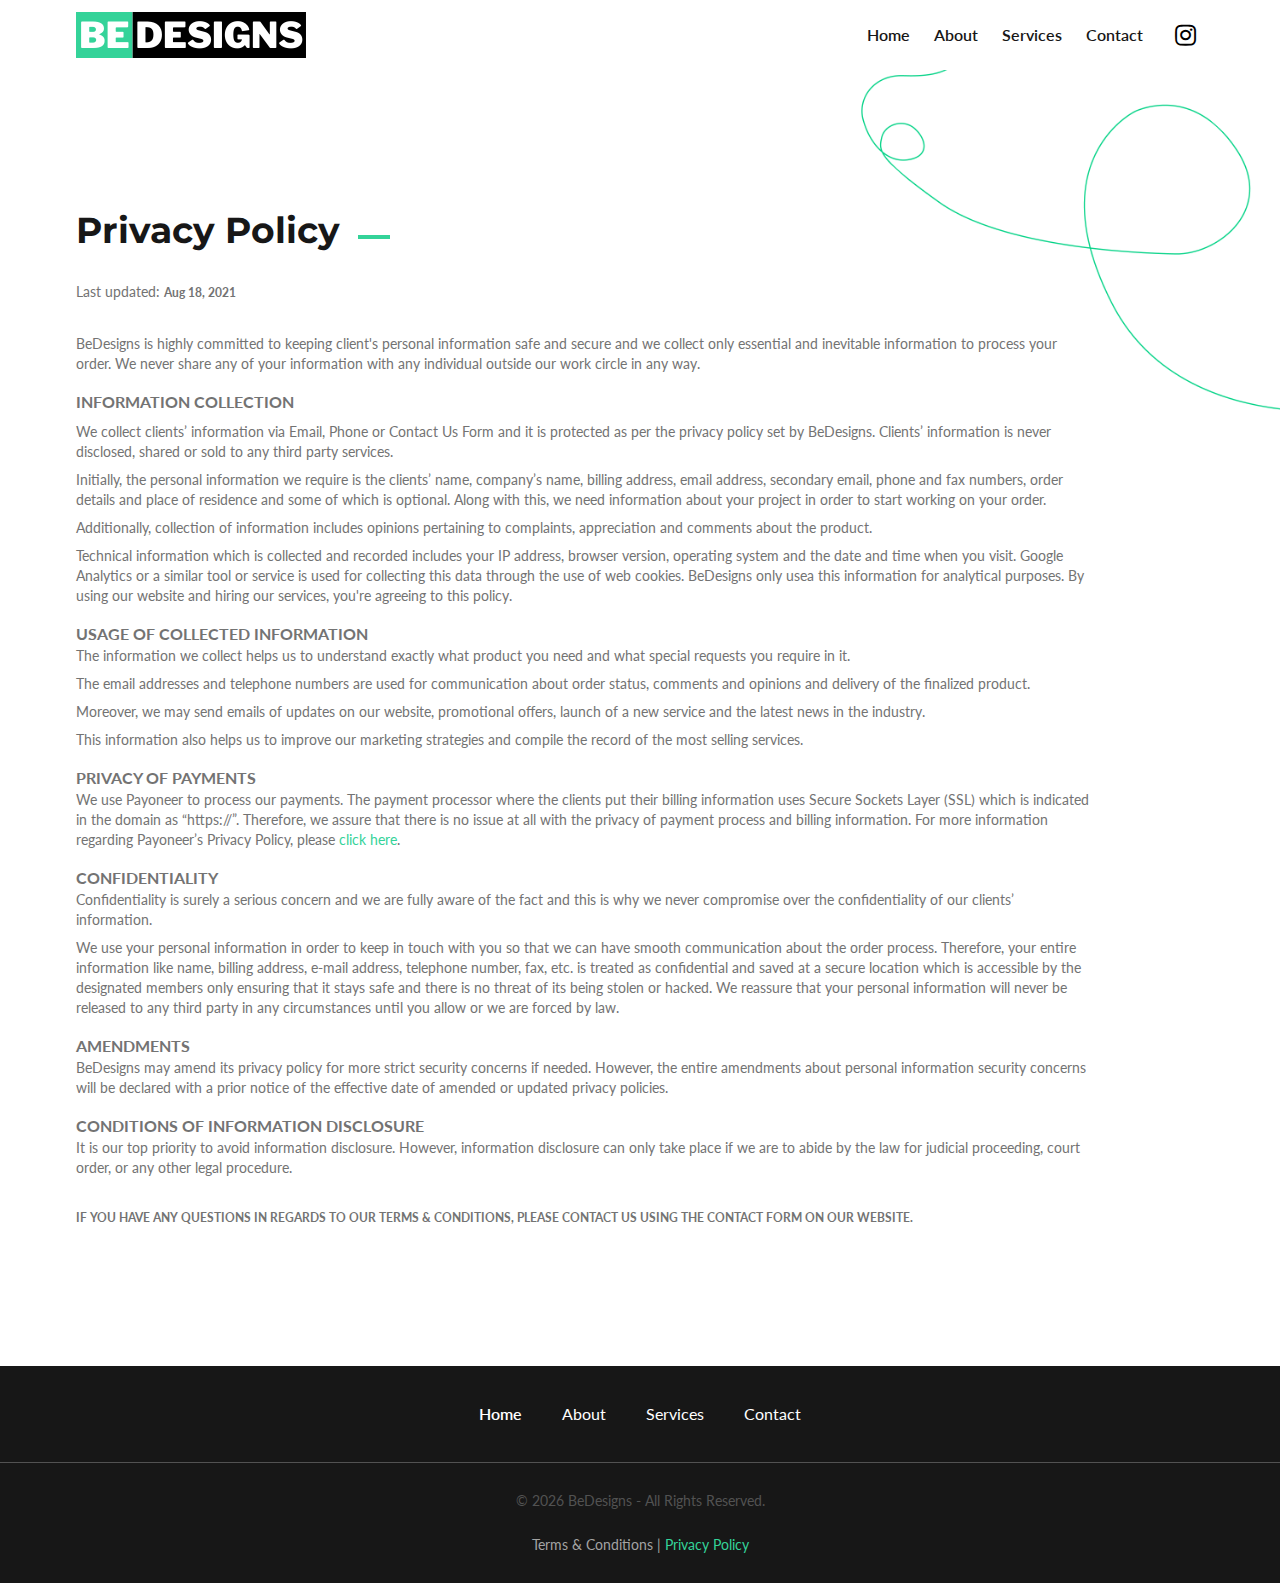
<file: public/privacy.html>
<!DOCTYPE html>
<html lang="en">

<head>
    <meta charset="UTF-8" />
    <meta http-equiv="X-UA-Compatible" content="IE=edge" />
    <meta name="viewport" content="width=device-width, initial-scale=1.0" />
    <meta name=”robots” content="index, follow">

    <!-- Main Styles -->
    <link rel="stylesheet" href="../public/style.css" />
    <link rel="stylesheet" href="../public/custom.css" />

    <!-- Favicon -->
    <link rel="shortcut icon" type="image/x-icon" href="../media/bedesign-green-logo_mobile.png" />

    <!-- Font Awesome -->
    <link rel="preload" as="style" onload="this.onload=null;this.rel='stylesheet'"
        href="https://cdnjs.cloudflare.com/ajax/libs/font-awesome/5.15.3/css/all.min.css"
        referrerpolicy="no-referrer" />

    <title>Privacy Policy | Logo & Web Design Agency | BeDesigns</title>
</head>

<body class="font-lato">
    <!-- Navbar -->
    <div class="" id="navbar-wrap">
        <div class="container grid grid-cols-2 sm:px-8 md:px-12 xl:px-16 2xl:px-20">
            <!-- Logo -->
            <div class="col-span-1 p-3">
                <a href="../index.html">
                    <img class="lg:hidden" src="../media/bedesign-green-logo_mobile.png" alt="" />
                    <img class="hidden lg:block" src="../media/bedesign-green-logo_desktop.png" alt="" />
                </a>
            </div>
            <!-- Open Menu Button & Desktop Nav -->
            <div class="flex items-center justify-end col-span-1 p-3">
                <div class="hidden space-x-1 text-base font-semibold lg:inline-block text-trueGray-900">
                    <a class="inline-block p-2" href="../index.html">Home</a>
                    <a class="inline-block p-2" href="about.html">About</a>
                    <a class="inline-block p-2" href="services.html">Services</a>
                    <!-- <a class="inline-block p-2" href="portfolio.html">Portfolio</a> -->
                    <a class="inline-block p-2" href="contact.html">Contact</a>
                </div>
                <!-- Social Media -->
                <div class="hidden ml-4 lg:inline-block">
                    <div>
                        <a href="https://www.instagram.com/bedesigns.agency/" target="_blank" rel="noopener"
                            class="duration-200 hover:text-emerald-400">
                            <i class="inline-block p-2 text-2xl fab fa-instagram"></i>
                        </a>
                    </div>
                </div>
                <button class="inline-block p-2 space-y-1 transition-opacity duration-300 lg:hidden open-menu-btn">
                    <svg xmlns="http://www.w3.org/2000/svg" class="w-6 h-6" fill="none" viewBox="0 0 24 24"
                        stroke="currentColor">
                        <path stroke-linecap="round" stroke-linejoin="round" stroke-width="2"
                            d="M4 6h16M4 12h16m-7 6h7" />
                    </svg>
                </button>
            </div>
        </div>
    </div>

    <!-- Slide Menu -->
    <div
        class="fixed top-0 right-0 z-50 h-screen text-sm text-white transition-all duration-300 transform translate-x-full slide-menu backdrop-filter backdrop-blur-sm bg-trueGray-900 bg-opacity-90 w-72 lg:hidden">
        <div class="grid grid-cols-1">
            <!-- Close Menu Button  -->
            <div class="flex items-center justify-end col-span-1 px-8 py-2">
                <button class="p-2 text-4xl close-menu-btn">
                    <svg xmlns="http://www.w3.org/2000/svg" class="w-6 h-6" fill="none" viewBox="0 0 24 24"
                        stroke="currentColor">
                        <path stroke-linecap="round" stroke-linejoin="round" stroke-width="2"
                            d="M6 18L18 6M6 6l12 12" />
                    </svg>
                </button>
            </div>
            <!-- Menu Links -->
            <div class="col-span-1 px-8 py-2">
                <div class="flex flex-col space-y-2 overflow-hidden font-semibold ">
                    <a class="pt-4 pb-2 transition-all duration-500 delay-100 translate-x-full border-b border-opacity-25 opacity-0 menu-link"
                        href="../index.html">Home</a>
                    <a class="pt-4 pb-2 transition-all duration-500 delay-200 translate-x-full border-b border-opacity-25 opacity-0 menu-link"
                        href="about.html">About</a>
                    <a class="pt-4 pb-2 transition-all duration-500 delay-300 translate-x-full border-b border-opacity-25 opacity-0 menu-link"
                        href="services.html">Services</a>
                    <!-- <a class="pt-4 pb-2 transition-all duration-500 translate-x-full border-b border-opacity-25 opacity-0 delay-400 menu-link"
                        href="portfolio.html">Portfolio</a> -->
                    <a class="pt-4 pb-2 transition-all duration-500 delay-500 translate-x-full border-b border-opacity-25 opacity-0 menu-link"
                        href="contact.html">Contact</a>
                </div>
            </div>
            <!-- Social Media -->
            <div class="col-span-1 px-8 py-12 font-semibold">
                <div class="space-y-4 transition-all duration-500 delay-500 translate-x-full opacity-0 menu-link">
                    <p>Visit Us On:</p>
                    <a href="https://www.instagram.com/bedesigns.agency/" target="_blank" rel="noopener"
                        class="inline-block">
                        <i class="text-xl fab fa-instagram"></i>
                    </a>
                </div>
            </div>
        </div>
    </div>

    <!-- Mobile Menu Overlay -->
    <div
        class="fixed top-0 z-40 hidden w-screen h-screen bg-opacity-25 cursor-pointer slide-menu-overlay bg-trueGray-900 lg:hidden">
    </div>

    <!-- Section One -->
    <div class="relative py-32 overflow-hidden section-one">
        <img class="absolute lg:w-[550px] hidden lg:block -top-48 right-0" src="../media/scribble-2.png" alt="" />
        <div class="container sm:px-8 md:px-12 xl:px-16 2xl:px-20">
            <div class="grid grid-cols-12">
                <div class="col-span-12 p-3">
                    <h1 class="mb-8 text-3xl font-bold lg:text-4xl font-montserrat text-trueGray-900">
                        Privacy Policy
                        <span class="inline-block w-8 h-1 mb-1 ml-2 bg-emerald-400"></span>
                    </h1>

                    <p class="mb-8 text-sm text-trueGray-500">Last updated: <span
                            class="inline-block text-xs font-bold">Aug
                            18,
                            2021</span></p>

                    <p class="text-trueGray-500 lg:max-w-[90%] mb-4 text-sm">BeDesigns is highly committed to keeping
                        client's personal information safe and secure and we collect only essential and inevitable
                        information to process your order. We never share any of your information with any individual
                        outside our work circle in any way.</p>

                    <h2 class="font-bold uppercase text-trueGray-500">Information Collection</h2>
                    <p class="text-trueGray-500 lg:max-w-[90%] mb-4 text-sm">
                        <span class="block mt-2">
                            We collect clients’ information via Email, Phone or Contact Us Form and it is protected as
                            per the privacy policy set by BeDesigns. Clients’ information is never disclosed, shared or
                            sold to any third party services.
                        </span>

                        <span class="block mt-2">
                            Initially, the personal information we require is the clients’ name, company’s name, billing
                            address, email address, secondary email, phone and fax numbers, order details and place of
                            residence and some of which is optional. Along with this, we need information about your
                            project in order to start working on your order.
                        </span>

                        <span class="block mt-2">
                            Additionally, collection of information includes opinions pertaining to complaints,
                            appreciation and comments about the product.
                        </span>

                        <span class="block mt-2">
                            Technical information which is collected and recorded includes your IP address, browser
                            version, operating system and the date and time when you visit. Google Analytics or a
                            similar tool or service is used for collecting this data through the use of web cookies.
                            BeDesigns only usea this information for analytical purposes. By
                            using our website and hiring our services, you're agreeing to this policy.
                        </span>
                    </p>

                    <h2 class="font-bold uppercase text-trueGray-500">Usage of Collected Information</h2>
                    <p class="text-trueGray-500 lg:max-w-[90%] mb-4 text-sm">
                        <span class="">
                            The information we collect helps us to understand exactly what product you need and what
                            special requests you require in it.
                        </span>
                        <span class="block mt-2">
                            The email addresses and telephone numbers are used for communication about order status,
                            comments and opinions and delivery of the finalized product.
                        </span>
                        <span class="block mt-2">
                            Moreover, we may send emails of updates on our website, promotional offers, launch of a new
                            service and the latest news in the industry.
                        </span>
                        <span class="block mt-2">
                            This information also helps us to improve our marketing strategies and compile the record of
                            the most selling services.
                        </span>
                    </p>

                    <h2 class="font-bold uppercase text-trueGray-500">Privacy of Payments</h2>
                    <p class="text-trueGray-500 lg:max-w-[90%] mb-4 text-sm">
                        We use Payoneer to process our payments. The payment processor where the clients put their
                        billing information uses Secure Sockets Layer (SSL) which is indicated in the domain as
                        “https://”. Therefore, we assure that there is no issue at all with the privacy of payment
                        process and billing information. For more information regarding Payoneer’s Privacy Policy,
                        please <a rel="noopener" href="https://www.payoneer.com/legal/privacy-policy/" target="_blank"
                            class="text-emerald-400">click here</a>.
                    </p>

                    <h2 class="font-bold uppercase text-trueGray-500">Confidentiality</h2>
                    <p class="text-trueGray-500 lg:max-w-[90%] mb-4 text-sm">
                        <span class="block">
                            Confidentiality is surely a serious concern and we are fully aware of the fact and this is
                            why
                            we never compromise over the confidentiality of our clients’ information.
                        </span>
                        <span class="block mt-2">
                            We use your personal information in order to keep in touch with you so that we can have
                            smooth communication about the order process. Therefore, your entire information like name,
                            billing address, e-mail address, telephone number, fax, etc. is treated as confidential and
                            saved at a secure location which is accessible by the designated members only ensuring that
                            it stays safe and there is no threat of its being stolen or hacked. We reassure that your
                            personal information will never be released to any third party in any circumstances until
                            you allow or we are forced by law.
                        </span>
                    </p>

                    <h2 class="font-bold uppercase text-trueGray-500">Amendments</h2>
                    <p class="text-trueGray-500 lg:max-w-[90%] mb-4 text-sm">
                        BeDesigns may amend its privacy policy for more strict security concerns if needed. However, the
                        entire amendments about personal information security concerns will be declared with a prior
                        notice of the effective date of amended or updated privacy policies.
                    </p>

                    <h2 class="font-bold uppercase text-trueGray-500">Conditions of Information Disclosure</h2>
                    <p class="text-trueGray-500 lg:max-w-[90%] mb-8 text-sm">
                        It is our top priority to avoid information disclosure. However, information disclosure can only
                        take place if we are to abide by the law for judicial proceeding, court order, or any other
                        legal procedure.
                    </p>

                    <h3 class="block text-xs font-bold uppercase text-trueGray-500">If you have any questions in
                        regards
                        to
                        our Terms & Conditions, please contact us using the contact form on our website.</h3>
                </div>
            </div>
        </div>
    </div>

    <!-- Footer -->
    <div class="section-four bg-trueGray-900">
        <div class="container py-4">
            <div class="grid grid-cols-12 text-white">
                <div
                    class="flex flex-col items-center justify-center col-span-12 p-3 space-y-2 text-sm sm:space-y-0 sm:flex-row lg:text-base sm:space-x-4 lg:space-x-6">
                    <a class="inline-block p-2 font-semibold" href="../index.html">Home</a>
                    <a class="inline-block p-2" href="about.html">About</a>
                    <a class="inline-block p-2" href="services.html">Services</a>
                    <!-- <a class="inline-block p-2" href="portfolio.html">Portfolio</a> -->
                    <a class="inline-block p-2" href="contact.html">Contact</a>
                </div>
            </div>
        </div>
        <div class="container py-4 border-t border-trueGray-600">
            <div class="grid grid-cols-12">
                <div class="flex justify-center col-span-12 p-3 text-sm text-trueGray-600">
                    <p>
                        © <span class="inline-block" id="auto-year"></span> BeDesigns -
                        All Rights Reserved.
                    </p>
                </div>
                <div class="col-span-12 p-3">
                    <div class="flex justify-center space-x-1 text-sm text-trueGray-400">
                        <a class="transition-colors duration-200 hover:text-emerald-400"
                            href="terms-and-conditions.html">Terms & Conditions</a>
                        <div>|</div>
                        <a class="transition-colors duration-200 text-emerald-400" href="privacy.html">Privacy
                            Policy</a>
                    </div>
                </div>
            </div>
        </div>
    </div>

    <!-- Scripts -->
    <script src="../public/script.js"></script>
</body>

</html>
</file>
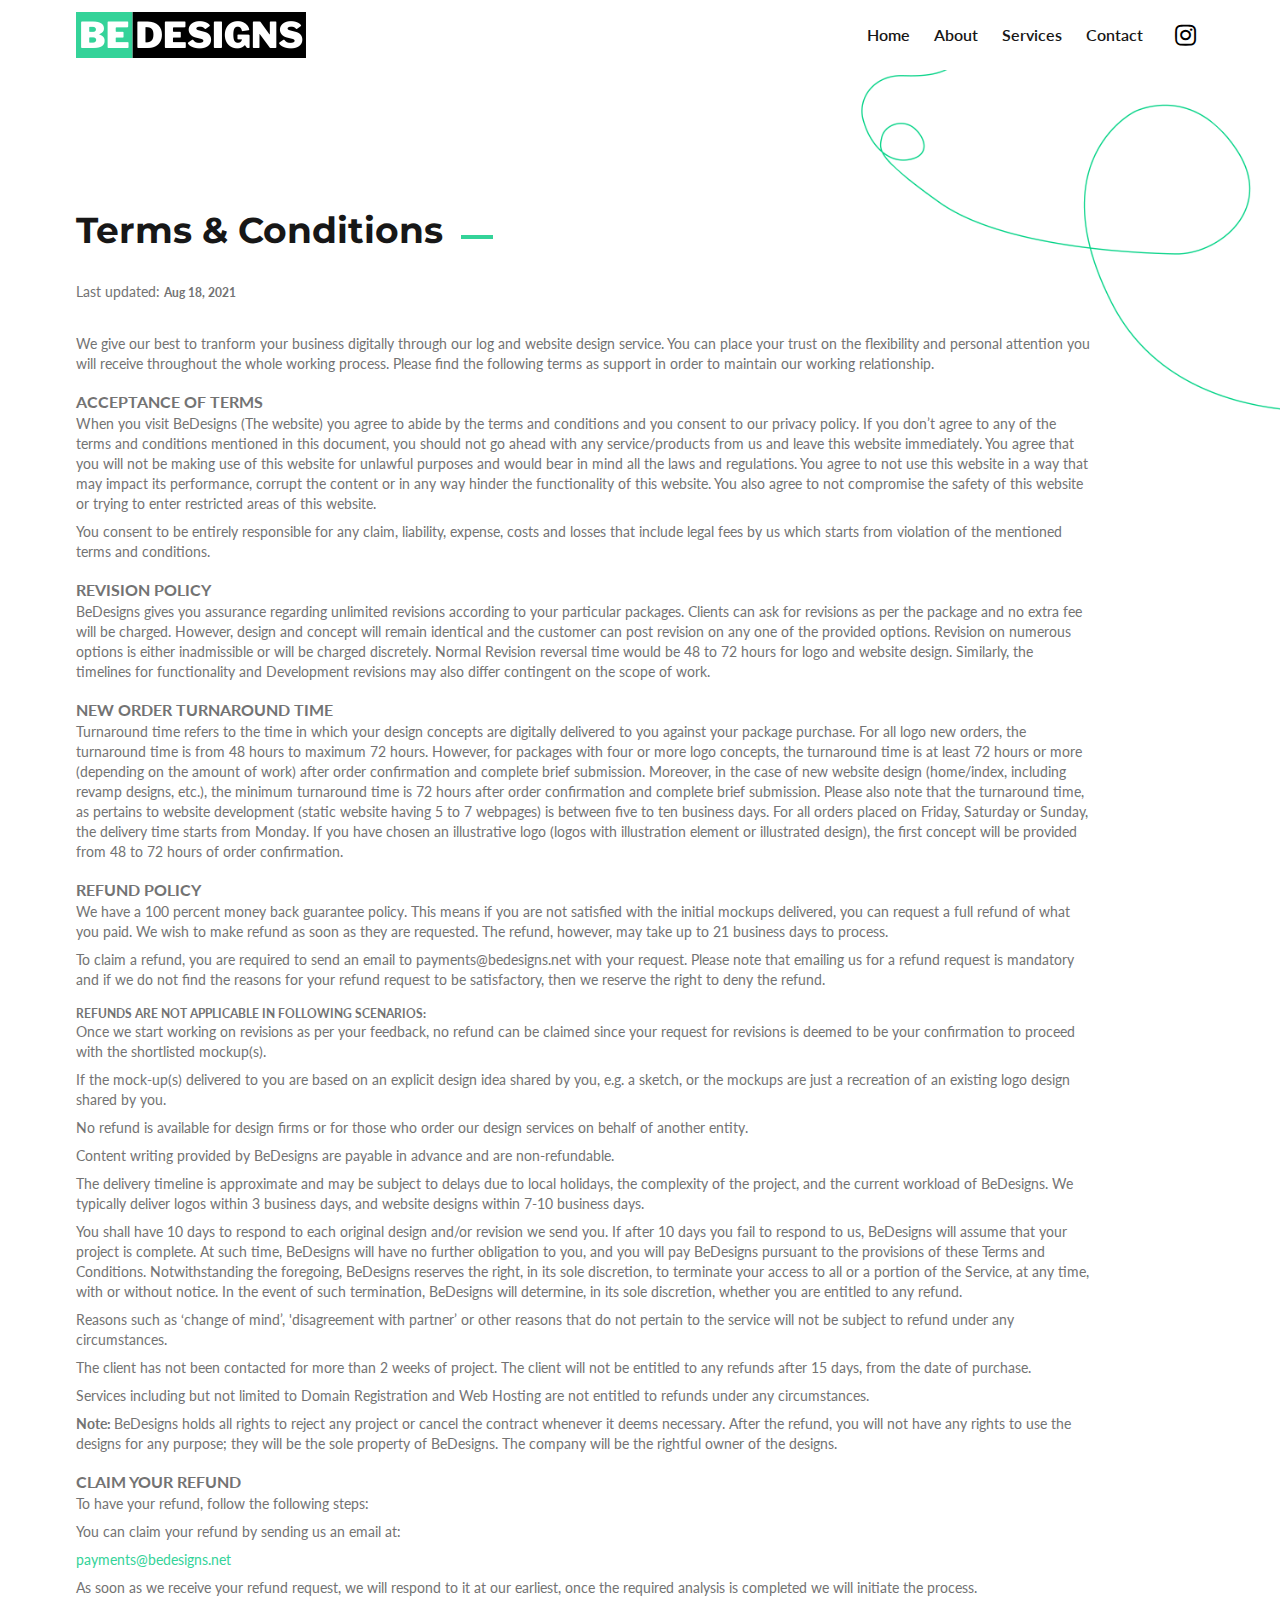
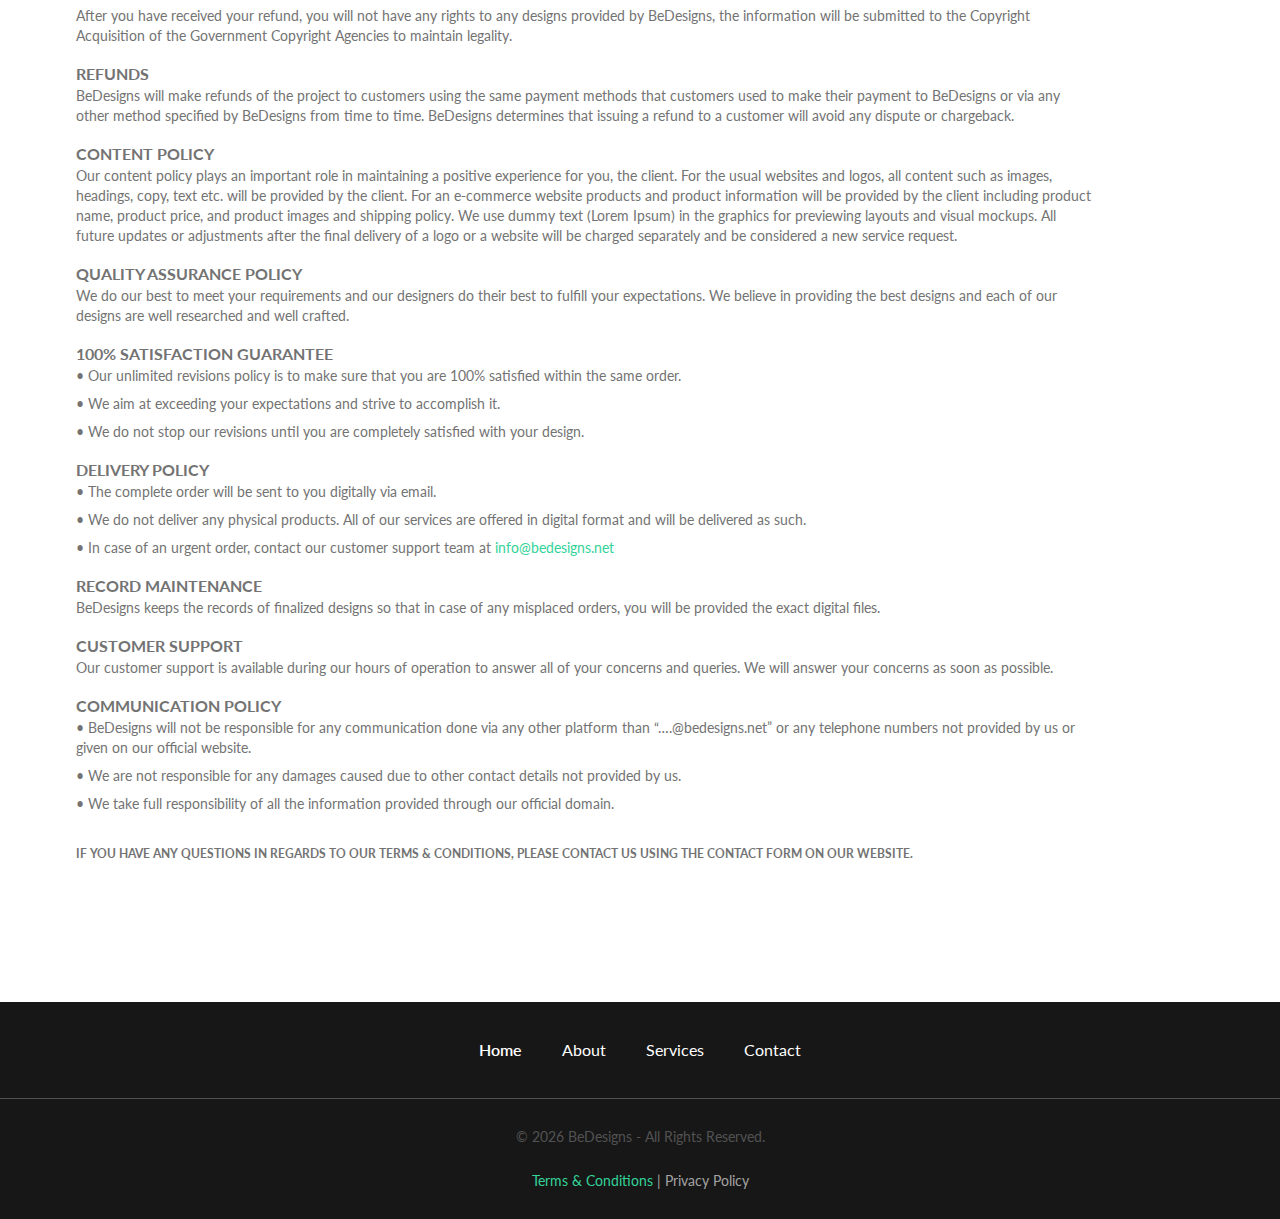
<file: public/terms-and-conditions.html>
<!DOCTYPE html>
<html lang="en">

<head>
    <meta charset="UTF-8" />
    <meta http-equiv="X-UA-Compatible" content="IE=edge" />
    <meta name="viewport" content="width=device-width, initial-scale=1.0" />
    <meta name=”robots” content="index, follow">

    <!-- Main Styles -->
    <link rel="stylesheet" href="../public/style.css" />
    <link rel="stylesheet" href="../public/custom.css" />

    <!-- Favicon -->
    <link rel="shortcut icon" type="image/x-icon" href="../media/bedesign-green-logo_mobile.png" />

    <!-- Font Awesome -->
    <link rel="preload" as="style" onload="this.onload=null;this.rel='stylesheet'"
        href="https://cdnjs.cloudflare.com/ajax/libs/font-awesome/5.15.3/css/all.min.css"
        referrerpolicy="no-referrer" />

    <title>Terms & Conditions | Logo & Web Design Agency | BeDesigns</title>
</head>

<body class="font-lato">
    <!-- Navbar -->
    <div class="" id="navbar-wrap">
        <div class="container grid grid-cols-2 sm:px-8 md:px-12 xl:px-16 2xl:px-20">
            <!-- Logo -->
            <div class="col-span-1 p-3">
                <a href="../index.html">
                    <img class="lg:hidden" src="../media/bedesign-green-logo_mobile.png" alt="" />
                    <img class="hidden lg:block" src="../media/bedesign-green-logo_desktop.png" alt="" />
                </a>
            </div>
            <!-- Open Menu Button & Desktop Nav -->
            <div class="flex items-center justify-end col-span-1 p-3">
                <div class="hidden space-x-1 text-base font-semibold lg:inline-block text-trueGray-900">
                    <a class="inline-block p-2" href="../index.html">Home</a>
                    <a class="inline-block p-2" href="about.html">About</a>
                    <a class="inline-block p-2" href="services.html">Services</a>
                    <!-- <a class="inline-block p-2" href="portfolio.html">Portfolio</a> -->
                    <a class="inline-block p-2" href="contact.html">Contact</a>
                </div>
                <!-- Social Media -->
                <div class="hidden ml-4 lg:inline-block">
                    <div>
                        <a href="https://www.instagram.com/bedesigns.agency/" target="_blank" rel="noopener"
                            class="duration-200 hover:text-emerald-400">
                            <i class="inline-block p-2 text-2xl fab fa-instagram"></i>
                        </a>
                    </div>
                </div>
                <button class="inline-block p-2 space-y-1 transition-opacity duration-300 lg:hidden open-menu-btn">
                    <svg xmlns="http://www.w3.org/2000/svg" class="w-6 h-6" fill="none" viewBox="0 0 24 24"
                        stroke="currentColor">
                        <path stroke-linecap="round" stroke-linejoin="round" stroke-width="2"
                            d="M4 6h16M4 12h16m-7 6h7" />
                    </svg>
                </button>
            </div>
        </div>
    </div>

    <!-- Slide Menu -->
    <div
        class="fixed top-0 right-0 z-50 h-screen text-sm text-white transition-all duration-300 transform translate-x-full slide-menu backdrop-filter backdrop-blur-sm bg-trueGray-900 bg-opacity-90 w-72 lg:hidden">
        <div class="grid grid-cols-1">
            <!-- Close Menu Button  -->
            <div class="flex items-center justify-end col-span-1 px-8 py-2">
                <button class="p-2 text-4xl close-menu-btn">
                    <svg xmlns="http://www.w3.org/2000/svg" class="w-6 h-6" fill="none" viewBox="0 0 24 24"
                        stroke="currentColor">
                        <path stroke-linecap="round" stroke-linejoin="round" stroke-width="2"
                            d="M6 18L18 6M6 6l12 12" />
                    </svg>
                </button>
            </div>
            <!-- Menu Links -->
            <div class="col-span-1 px-8 py-2">
                <div class="flex flex-col space-y-2 overflow-hidden font-semibold ">
                    <a class="pt-4 pb-2 transition-all duration-500 delay-100 translate-x-full border-b border-opacity-25 opacity-0 menu-link"
                        href="../index.html">Home</a>
                    <a class="pt-4 pb-2 transition-all duration-500 delay-200 translate-x-full border-b border-opacity-25 opacity-0 menu-link"
                        href="about.html">About</a>
                    <a class="pt-4 pb-2 transition-all duration-500 delay-300 translate-x-full border-b border-opacity-25 opacity-0 menu-link"
                        href="services.html">Services</a>
                    <!-- <a class="pt-4 pb-2 transition-all duration-500 translate-x-full border-b border-opacity-25 opacity-0 delay-400 menu-link"
                        href="portfolio.html">Portfolio</a> -->
                    <a class="pt-4 pb-2 transition-all duration-500 delay-500 translate-x-full border-b border-opacity-25 opacity-0 menu-link"
                        href="contact.html">Contact</a>
                </div>
            </div>
            <!-- Social Media -->
            <div class="col-span-1 px-8 py-12 font-semibold">
                <div class="space-y-4 transition-all duration-500 delay-500 translate-x-full opacity-0 menu-link">
                    <p>Visit Us On:</p>
                    <a href="https://www.instagram.com/bedesigns.agency/" target="_blank" rel="noopener"
                        class="inline-block">
                        <i class="text-xl fab fa-instagram"></i>
                    </a>
                </div>
            </div>
        </div>
    </div>

    <!-- Mobile Menu Overlay -->
    <div
        class="fixed top-0 z-40 hidden w-screen h-screen bg-opacity-25 cursor-pointer slide-menu-overlay bg-trueGray-900 lg:hidden">
    </div>

    <!-- Section One -->
    <div class="relative py-32 overflow-hidden section-one">
        <img class="absolute lg:w-[550px] hidden lg:block -top-48 right-0" src="../media/scribble-2.png" alt="" />
        <div class="container sm:px-8 md:px-12 xl:px-16 2xl:px-20">
            <div class="grid grid-cols-12">
                <div class="col-span-12 p-3">
                    <h1 class="mb-8 text-3xl font-bold lg:text-4xl font-montserrat text-trueGray-900">
                        Terms & Conditions
                        <span class="inline-block w-8 h-1 mb-1 ml-2 bg-emerald-400"></span>
                    </h1>

                    <p class="mb-8 text-sm text-trueGray-500">Last updated: <span
                            class="inline-block text-xs font-bold">Aug
                            18,
                            2021</span></p>

                    <p class="text-trueGray-500 lg:max-w-[90%] mb-4 text-sm">We give our best to tranform your business
                        digitally
                        through our log and website design service.
                        You can place your trust on the flexibility and personal attention you will receive throughout
                        the whole working process. Please find the following terms as support in order to maintain our
                        working relationship.</p>

                    <h2 class="font-bold uppercase text-trueGray-500">Acceptance of Terms</h2>
                    <p class="text-trueGray-500 lg:max-w-[90%] mb-4 text-sm">When you visit BeDesigns (The website) you
                        agree to
                        abide
                        by the terms
                        and conditions and you consent to our privacy policy. If you don’t agree to any of the terms and
                        conditions mentioned in this document, you should not go ahead with any service/products from us
                        and leave this website immediately. You agree that you will not be making use of this website
                        for unlawful purposes and would bear in mind all the laws and regulations. You agree to not use
                        this website in a way that may impact its performance, corrupt the content or in any way hinder
                        the functionality of this website. You also agree to not compromise the safety of this website
                        or trying to enter restricted areas of this website.
                        <span class="block mt-2">You consent to be entirely responsible for any claim, liability,
                            expense, costs and losses
                            that
                            include legal fees by us which starts from violation of the mentioned terms and
                            conditions.</span>
                    </p>

                    <h2 class="font-bold uppercase text-trueGray-500">Revision Policy</h2>
                    <p class="text-trueGray-500 lg:max-w-[90%] mb-4 text-sm">BeDesigns gives you assurance regarding
                        unlimited
                        revisions
                        according
                        to your particular packages. Clients can ask for revisions as per the package and no extra fee
                        will be charged. However, design and concept will remain identical and the customer can post
                        revision on any one of the provided options. Revision on numerous options is either inadmissible
                        or will be charged discretely. Normal Revision reversal time would be 48 to 72 hours for logo
                        and website design. Similarly, the timelines for functionality and Development revisions may
                        also differ contingent on the scope of work.</p>

                    <h2 class="font-bold uppercase text-trueGray-500">New Order Turnaround Time</h2>
                    <p class="text-trueGray-500 lg:max-w-[90%] mb-4 text-sm">Turnaround time refers to the time in which
                        your
                        design
                        concepts are
                        digitally delivered to you against your package purchase. For all logo new orders, the
                        turnaround time is from 48 hours to maximum 72 hours. However, for packages with four or more
                        logo concepts, the turnaround time is at least 72 hours or more (depending on the amount of
                        work) after order confirmation and complete brief submission. Moreover, in the case of new
                        website design (home/index, including revamp designs, etc.), the minimum turnaround time is 72
                        hours after order confirmation and complete brief submission. Please also note that the
                        turnaround time, as pertains to website development (static website having 5 to 7 webpages) is
                        between five to ten business days. For all orders placed on Friday, Saturday or Sunday, the
                        delivery time starts from Monday. If you have chosen an illustrative logo (logos with
                        illustration element or illustrated design), the first concept will be provided from 48 to 72
                        hours of order confirmation.</p>

                    <h2 class="font-bold uppercase text-trueGray-500">Refund Policy</h2>
                    <p class="text-trueGray-500 lg:max-w-[90%] mb-4 text-sm">We have a 100 percent money back guarantee
                        policy.
                        This
                        means if you
                        are not satisfied with the initial mockups delivered, you can request a full refund of what you
                        paid. We wish to make refund as soon as they are requested. The refund, however, may take up to
                        21 business days to process.
                        <span class="block mt-2">
                            To claim a refund, you are required to send an email to payments@bedesigns.net with your
                            request. Please note that emailing us for a refund request is mandatory and if we do not
                            find
                            the reasons for your refund request to be satisfactory, then we reserve the right to deny
                            the
                            refund.
                        </span>
                    </p>

                    <h3 class="text-xs font-bold uppercase text-trueGray-500">Refunds are not applicable in following
                        scenarios:
                    </h3>
                    <p class="text-trueGray-500 lg:max-w-[90%] mb-4 text-sm">
                        <span>
                            Once we start working on revisions as per
                            your
                            feedback,
                            no refund can
                            be claimed since your request for revisions is deemed to be your confirmation to proceed
                            with
                            the shortlisted mockup(s).
                        </span>
                        <span class="block mt-2">
                            If the mock-up(s) delivered to you are based on an explicit design idea shared by you, e.g.
                            a
                            sketch, or the mockups are just a recreation of an existing logo design shared by you.
                        </span>
                        <span class="block mt-2">
                            No refund is available for design firms or for those who order our design services on behalf
                            of
                            another entity.
                        </span>
                        <span class="block mt-2">
                            Content writing provided by BeDesigns are payable in advance and are non-refundable.
                        </span>
                        <span class="block mt-2">
                            The delivery timeline is approximate and may be subject to delays due to local holidays, the
                            complexity of the project, and the current workload of BeDesigns. We typically deliver logos
                            within 3 business days, and website designs within 7-10 business days.
                        </span>
                        <span class="block mt-2">
                            You shall have 10 days to respond to each original design and/or revision we send you. If
                            after
                            10 days you fail to respond to us, BeDesigns will assume that your project is complete. At
                            such
                            time, BeDesigns will have no further obligation to you, and you will pay BeDesigns pursuant
                            to
                            the provisions of these Terms and Conditions. Notwithstanding the foregoing, BeDesigns
                            reserves
                            the right, in its sole discretion, to terminate your access to all or a portion of the
                            Service,
                            at any time, with or without notice. In the event of such termination, BeDesigns will
                            determine,
                            in its sole discretion, whether you are entitled to any refund.
                        </span>
                        <span class="block mt-2">
                            Reasons such as ‘change of mind’, 'disagreement with partner’ or other reasons that do not
                            pertain to the service will not be subject to refund under any circumstances.
                        </span>
                        <span class="block mt-2">
                            The client has not been contacted for more than 2 weeks of project. The client will not be
                            entitled to any refunds after 15 days, from the date of purchase.
                        </span>
                        <span class="block mt-2">
                            Services including but not limited to Domain Registration and Web Hosting are not entitled
                            to
                            refunds under any circumstances.
                        </span>
                        <span class="block mt-2">
                            <span class="font-bold">Note: </span>BeDesigns holds all rights to reject any project or
                            cancel the contract
                            whenever it
                            deems
                            necessary. After the refund, you will not have any rights to use the designs for any
                            purpose;
                            they will be the sole property of BeDesigns. The company will be the rightful owner of the
                            designs.
                        </span>
                    </p>

                    <h2 class="font-bold uppercase text-trueGray-500">Claim your refund</h2>
                    <p class="text-trueGray-500 lg:max-w-[90%] mb-4 text-sm">
                        <span class="block">
                            To have your refund, follow the following
                            steps:
                        </span>
                        <span class="block mt-2">
                            You can claim your refund by sending us an email at:
                        </span>
                        <a class="block mt-2 text-emerald-400"
                            href="mailto:payments@bedesigns.net">payments@bedesigns.net</a>
                        <span class="block mt-2">
                            As soon as we receive your refund request, we will respond to it at our earliest, once the
                            required analysis is completed we will initiate the process.
                        </span>
                        <span class="block mt-2">
                            After you have received your refund, you will not have any rights to any designs provided by
                            BeDesigns, the information will be submitted to the Copyright Acquisition of the Government
                            Copyright Agencies to maintain legality.
                        </span>
                    </p>

                    <h2 class="font-bold uppercase text-trueGray-500">Refunds</h2>
                    <p class="text-trueGray-500 lg:max-w-[90%] mb-4 text-sm">BeDesigns will make refunds of the project
                        to
                        customers
                        using the same
                        payment methods that customers used to make their payment to BeDesigns or via any other method
                        specified by BeDesigns from time to time. BeDesigns determines that issuing a refund to a
                        customer will avoid any dispute or chargeback.</p>

                    <h2 class="font-bold uppercase text-trueGray-500">Content Policy</h2>
                    <p class="text-trueGray-500 lg:max-w-[90%] mb-4 text-sm">Our content policy plays an important role
                        in
                        maintaining a
                        positive
                        experience for you, the client. For the usual websites and logos, all content such as images,
                        headings, copy, text etc. will be provided by the client. For an e-commerce website products and
                        product information will be provided by the client including product name, product price, and
                        product images and shipping policy.
                        We use dummy text (Lorem Ipsum) in the graphics for previewing layouts and visual mockups. All
                        future updates or adjustments after the final delivery of a logo or a website will be charged
                        separately and be considered a new service request.
                    </p>

                    <h2 class="font-bold uppercase text-trueGray-500">Quality Assurance Policy</h2>
                    <p class="text-trueGray-500 lg:max-w-[90%] mb-4 text-sm">
                        We do our best to meet your requirements
                        and our
                        designers
                        do their
                        best to fulfill your expectations. We believe in providing the best designs and each of our
                        designs are well researched and well
                        crafted.
                    </p>

                    <h2 class="font-bold uppercase text-trueGray-500">100% Satisfaction Guarantee</h2>
                    <p class="text-trueGray-500 lg:max-w-[90%] mb-4 text-sm">
                        <span class="block">
                            • Our unlimited revisions policy is to make
                            sure
                            that
                            you
                            are 100%
                            satisfied within the same order.
                        </span>
                        <span class="block mt-2">
                            • We aim at exceeding your expectations and strive to accomplish it.
                        </span>
                        <span class="block mt-2">
                            • We do not stop our revisions until you are completely satisfied with your design.
                        </span>
                    </p>

                    <h2 class="font-bold uppercase text-trueGray-500">Delivery Policy</h2>
                    <p class="text-trueGray-500 lg:max-w-[90%] mb-4 text-sm">
                        <span class="block">
                            • The complete order will be sent to you digitally via email.
                        </span>
                        <span class="block mt-2">
                            • We do not deliver any physical products. All of our services are offered in digital format
                            and
                            will be delivered as such.
                        </span>
                        <span class="block mt-2">
                            • In case of an urgent order, contact our customer support team at <a
                                class="text-emerald-400" href="mailto:info@bedesigns.net">info@bedesigns.net</a>
                        </span>
                    </p>

                    <h2 class="font-bold uppercase text-trueGray-500">Record Maintenance</h2>
                    <p class="text-trueGray-500 lg:max-w-[90%] mb-4 text-sm">BeDesigns keeps the records of finalized
                        designs so
                        that
                        in
                        case of any
                        misplaced orders, you will be provided the exact digital files.</p>

                    <h2 class="font-bold uppercase text-trueGray-500">Customer Support</h2>
                    <p class="text-trueGray-500 lg:max-w-[90%] mb-4 text-sm">Our customer support is available during
                        our hours
                        of
                        operation to
                        answer all of your concerns and queries. We will answer your concerns as soon as possible.</p>

                    <h2 class="font-bold uppercase text-trueGray-500">Communication Policy</h2>
                    <p class="text-trueGray-500 lg:max-w-[90%] mb-8 text-sm">
                        <span class="block">
                            • BeDesigns will not be responsible for any communication done via any other platform than
                            “….@bedesigns.net” or any telephone numbers not provided by us or given on our official
                            website.
                        </span>
                        <span class="block mt-2">
                            • We are not responsible for any damages caused due to other contact details not provided by
                            us.
                        </span>
                        <span class="block mt-2">
                            • We take full responsibility of all the information provided through our official domain.
                        </span>
                    </p>
                    <h3 class="block text-xs font-bold uppercase text-trueGray-500">If you have any questions in
                        regards
                        to
                        our Terms & Conditions, please contact us using the contact form on our website.</h3>
                </div>
            </div>
        </div>
    </div>

    <!-- Footer -->
    <div class="section-four bg-trueGray-900">
        <div class="container py-4">
            <div class="grid grid-cols-12 text-white">
                <div
                    class="flex flex-col items-center justify-center col-span-12 p-3 space-y-2 text-sm sm:space-y-0 sm:flex-row lg:text-base sm:space-x-4 lg:space-x-6">
                    <a class="inline-block p-2 font-semibold" href="../index.html">Home</a>
                    <a class="inline-block p-2" href="about.html">About</a>
                    <a class="inline-block p-2" href="services.html">Services</a>
                    <!-- <a class="inline-block p-2" href="portfolio.html">Portfolio</a> -->
                    <a class="inline-block p-2" href="contact.html">Contact</a>
                </div>
            </div>
        </div>
        <div class="container py-4 border-t border-trueGray-600">
            <div class="grid grid-cols-12">
                <div class="flex justify-center col-span-12 p-3 text-sm text-trueGray-600">
                    <p>
                        © <span class="inline-block" id="auto-year"></span> BeDesigns -
                        All Rights Reserved.
                    </p>
                </div>
                <div class="col-span-12 p-3">
                    <div class="flex justify-center space-x-1 text-sm text-trueGray-400">
                        <a class="transition-colors duration-200 text-emerald-400"
                            href="terms-and-conditions.html">Terms & Conditions</a>
                        <div>|</div>
                        <a class="transition-colors duration-200 hover:text-emerald-400" href="privacy.html">Privacy
                            Policy</a>
                    </div>
                </div>
            </div>
        </div>
    </div>

    <!-- Scripts -->
    <script src="../public/script.js"></script>
</body>

</html>
</file>
<file: public/style.css>
@import url('https://fonts.googleapis.com/css2?family=Montserrat:ital,wght@0,100;0,200;0,300;0,400;0,500;0,600;0,700;0,800;0,900;1,100;1,200;1,300;1,400;1,500;1,600;1,700;1,800;1,900&display=swap');

@import url('https://fonts.googleapis.com/css2?family=Lato:ital,wght@0,100;0,300;0,400;0,700;0,900;1,100;1,300;1,400;1,700;1,900&display=swap');

/*! tailwindcss v2.2.4 | MIT License | https://tailwindcss.com */

/*! modern-normalize v1.1.0 | MIT License | https://github.com/sindresorhus/modern-normalize */

/*
Document
========
*/

/**
Use a better box model (opinionated).
*/

*,
::before,
::after {
  box-sizing: border-box;
}

/**
Use a more readable tab size (opinionated).
*/

html {
  -moz-tab-size: 4;
  -o-tab-size: 4;
     tab-size: 4;
}

/**
1. Correct the line height in all browsers.
2. Prevent adjustments of font size after orientation changes in iOS.
*/

html {
  line-height: 1.15;
  /* 1 */
  -webkit-text-size-adjust: 100%;
  /* 2 */
}

/*
Sections
========
*/

/**
Remove the margin in all browsers.
*/

body {
  margin: 0;
}

/**
Improve consistency of default fonts in all browsers. (https://github.com/sindresorhus/modern-normalize/issues/3)
*/

body {
  font-family:
		system-ui,
		-apple-system, /* Firefox supports this but not yet `system-ui` */
		'Segoe UI',
		Roboto,
		Helvetica,
		Arial,
		sans-serif,
		'Apple Color Emoji',
		'Segoe UI Emoji';
}

/*
Grouping content
================
*/

/**
1. Add the correct height in Firefox.
2. Correct the inheritance of border color in Firefox. (https://bugzilla.mozilla.org/show_bug.cgi?id=190655)
*/

hr {
  height: 0;
  /* 1 */
  color: inherit;
  /* 2 */
}

/*
Text-level semantics
====================
*/

/**
Add the correct text decoration in Chrome, Edge, and Safari.
*/

abbr[title] {
  -webkit-text-decoration: underline dotted;
          text-decoration: underline dotted;
}

/**
Add the correct font weight in Edge and Safari.
*/

b,
strong {
  font-weight: bolder;
}

/**
1. Improve consistency of default fonts in all browsers. (https://github.com/sindresorhus/modern-normalize/issues/3)
2. Correct the odd 'em' font sizing in all browsers.
*/

code,
kbd,
samp,
pre {
  font-family:
		ui-monospace,
		SFMono-Regular,
		Consolas,
		'Liberation Mono',
		Menlo,
		monospace;
  /* 1 */
  font-size: 1em;
  /* 2 */
}

/**
Add the correct font size in all browsers.
*/

small {
  font-size: 80%;
}

/**
Prevent 'sub' and 'sup' elements from affecting the line height in all browsers.
*/

sub,
sup {
  font-size: 75%;
  line-height: 0;
  position: relative;
  vertical-align: baseline;
}

sub {
  bottom: -0.25em;
}

sup {
  top: -0.5em;
}

/*
Tabular data
============
*/

/**
1. Remove text indentation from table contents in Chrome and Safari. (https://bugs.chromium.org/p/chromium/issues/detail?id=999088, https://bugs.webkit.org/show_bug.cgi?id=201297)
2. Correct table border color inheritance in all Chrome and Safari. (https://bugs.chromium.org/p/chromium/issues/detail?id=935729, https://bugs.webkit.org/show_bug.cgi?id=195016)
*/

table {
  text-indent: 0;
  /* 1 */
  border-color: inherit;
  /* 2 */
}

/*
Forms
=====
*/

/**
1. Change the font styles in all browsers.
2. Remove the margin in Firefox and Safari.
*/

button,
input,
optgroup,
select,
textarea {
  font-family: inherit;
  /* 1 */
  font-size: 100%;
  /* 1 */
  line-height: 1.15;
  /* 1 */
  margin: 0;
  /* 2 */
}

/**
Remove the inheritance of text transform in Edge and Firefox.
1. Remove the inheritance of text transform in Firefox.
*/

button,
select {
  /* 1 */
  text-transform: none;
}

/**
Correct the inability to style clickable types in iOS and Safari.
*/

button,
[type='button'],
[type='reset'],
[type='submit'] {
  -webkit-appearance: button;
}

/**
Remove the inner border and padding in Firefox.
*/

::-moz-focus-inner {
  border-style: none;
  padding: 0;
}

/**
Restore the focus styles unset by the previous rule.
*/

:-moz-focusring {
  outline: 1px dotted ButtonText;
}

/**
Remove the additional ':invalid' styles in Firefox.
See: https://github.com/mozilla/gecko-dev/blob/2f9eacd9d3d995c937b4251a5557d95d494c9be1/layout/style/res/forms.css#L728-L737
*/

:-moz-ui-invalid {
  box-shadow: none;
}

/**
Remove the padding so developers are not caught out when they zero out 'fieldset' elements in all browsers.
*/

legend {
  padding: 0;
}

/**
Add the correct vertical alignment in Chrome and Firefox.
*/

progress {
  vertical-align: baseline;
}

/**
Correct the cursor style of increment and decrement buttons in Safari.
*/

::-webkit-inner-spin-button,
::-webkit-outer-spin-button {
  height: auto;
}

/**
1. Correct the odd appearance in Chrome and Safari.
2. Correct the outline style in Safari.
*/

[type='search'] {
  -webkit-appearance: textfield;
  /* 1 */
  outline-offset: -2px;
  /* 2 */
}

/**
Remove the inner padding in Chrome and Safari on macOS.
*/

::-webkit-search-decoration {
  -webkit-appearance: none;
}

/**
1. Correct the inability to style clickable types in iOS and Safari.
2. Change font properties to 'inherit' in Safari.
*/

::-webkit-file-upload-button {
  -webkit-appearance: button;
  /* 1 */
  font: inherit;
  /* 2 */
}

/*
Interactive
===========
*/

/*
Add the correct display in Chrome and Safari.
*/

summary {
  display: list-item;
}

/**
 * Manually forked from SUIT CSS Base: https://github.com/suitcss/base
 * A thin layer on top of normalize.css that provides a starting point more
 * suitable for web applications.
 */

/**
 * Removes the default spacing and border for appropriate elements.
 */

blockquote,
dl,
dd,
h1,
h2,
h3,
h4,
h5,
h6,
hr,
figure,
p,
pre {
  margin: 0;
}

button {
  background-color: transparent;
  background-image: none;
}

fieldset {
  margin: 0;
  padding: 0;
}

ol,
ul {
  list-style: none;
  margin: 0;
  padding: 0;
}

/**
 * Tailwind custom reset styles
 */

/**
 * 1. Use the user's configured `sans` font-family (with Tailwind's default
 *    sans-serif font stack as a fallback) as a sane default.
 * 2. Use Tailwind's default "normal" line-height so the user isn't forced
 *    to override it to ensure consistency even when using the default theme.
 */

html {
  font-family: ui-sans-serif, system-ui, -apple-system, BlinkMacSystemFont, "Segoe UI", Roboto, "Helvetica Neue", Arial, "Noto Sans", sans-serif, "Apple Color Emoji", "Segoe UI Emoji", "Segoe UI Symbol", "Noto Color Emoji";
  /* 1 */
  line-height: 1.5;
  /* 2 */
}

/**
 * Inherit font-family and line-height from `html` so users can set them as
 * a class directly on the `html` element.
 */

body {
  font-family: inherit;
  line-height: inherit;
}

/**
 * 1. Prevent padding and border from affecting element width.
 *
 *    We used to set this in the html element and inherit from
 *    the parent element for everything else. This caused issues
 *    in shadow-dom-enhanced elements like <details> where the content
 *    is wrapped by a div with box-sizing set to `content-box`.
 *
 *    https://github.com/mozdevs/cssremedy/issues/4
 *
 *
 * 2. Allow adding a border to an element by just adding a border-width.
 *
 *    By default, the way the browser specifies that an element should have no
 *    border is by setting it's border-style to `none` in the user-agent
 *    stylesheet.
 *
 *    In order to easily add borders to elements by just setting the `border-width`
 *    property, we change the default border-style for all elements to `solid`, and
 *    use border-width to hide them instead. This way our `border` utilities only
 *    need to set the `border-width` property instead of the entire `border`
 *    shorthand, making our border utilities much more straightforward to compose.
 *
 *    https://github.com/tailwindcss/tailwindcss/pull/116
 */

*,
::before,
::after {
  box-sizing: border-box;
  /* 1 */
  border-width: 0;
  /* 2 */
  border-style: solid;
  /* 2 */
  border-color: currentColor;
  /* 2 */
}

/*
 * Ensure horizontal rules are visible by default
 */

hr {
  border-top-width: 1px;
}

/**
 * Undo the `border-style: none` reset that Normalize applies to images so that
 * our `border-{width}` utilities have the expected effect.
 *
 * The Normalize reset is unnecessary for us since we default the border-width
 * to 0 on all elements.
 *
 * https://github.com/tailwindcss/tailwindcss/issues/362
 */

img {
  border-style: solid;
}

textarea {
  resize: vertical;
}

input::-moz-placeholder, textarea::-moz-placeholder {
  opacity: 1;
  color: #a1a1aa;
}

input:-ms-input-placeholder, textarea:-ms-input-placeholder {
  opacity: 1;
  color: #a1a1aa;
}

input::placeholder,
textarea::placeholder {
  opacity: 1;
  color: #a1a1aa;
}

button,
[role="button"] {
  cursor: pointer;
}

table {
  border-collapse: collapse;
}

h1,
h2,
h3,
h4,
h5,
h6 {
  font-size: inherit;
  font-weight: inherit;
}

/**
 * Reset links to optimize for opt-in styling instead of
 * opt-out.
 */

a {
  color: inherit;
  text-decoration: inherit;
}

/**
 * Reset form element properties that are easy to forget to
 * style explicitly so you don't inadvertently introduce
 * styles that deviate from your design system. These styles
 * supplement a partial reset that is already applied by
 * normalize.css.
 */

button,
input,
optgroup,
select,
textarea {
  padding: 0;
  line-height: inherit;
  color: inherit;
}

/**
 * Use the configured 'mono' font family for elements that
 * are expected to be rendered with a monospace font, falling
 * back to the system monospace stack if there is no configured
 * 'mono' font family.
 */

pre,
code,
kbd,
samp {
  font-family: ui-monospace, SFMono-Regular, Menlo, Monaco, Consolas, "Liberation Mono", "Courier New", monospace;
}

/**
 * 1. Make replaced elements `display: block` by default as that's
 *    the behavior you want almost all of the time. Inspired by
 *    CSS Remedy, with `svg` added as well.
 *
 *    https://github.com/mozdevs/cssremedy/issues/14
 * 
 * 2. Add `vertical-align: middle` to align replaced elements more
 *    sensibly by default when overriding `display` by adding a
 *    utility like `inline`.
 *
 *    This can trigger a poorly considered linting error in some
 *    tools but is included by design.
 * 
 *    https://github.com/jensimmons/cssremedy/issues/14#issuecomment-634934210
 */

img,
svg,
video,
canvas,
audio,
iframe,
embed,
object {
  display: block;
  /* 1 */
  vertical-align: middle;
  /* 2 */
}

/**
 * Constrain images and videos to the parent width and preserve
 * their intrinsic aspect ratio.
 *
 * https://github.com/mozdevs/cssremedy/issues/14
 */

img,
video {
  max-width: 100%;
  height: auto;
}

*, ::before, ::after{
  --tw-translate-x: 0;
  --tw-translate-y: 0;
  --tw-rotate: 0;
  --tw-skew-x: 0;
  --tw-skew-y: 0;
  --tw-scale-x: 1;
  --tw-scale-y: 1;
  --tw-transform: translateX(var(--tw-translate-x)) translateY(var(--tw-translate-y)) rotate(var(--tw-rotate)) skewX(var(--tw-skew-x)) skewY(var(--tw-skew-y)) scaleX(var(--tw-scale-x)) scaleY(var(--tw-scale-y));
  --tw-border-opacity: 1;
  border-color: rgba(228, 228, 231, var(--tw-border-opacity));
  --tw-shadow: 0 0 #0000;
  --tw-ring-inset: var(--tw-empty,/*!*/ /*!*/);
  --tw-ring-offset-width: 0px;
  --tw-ring-offset-color: #fff;
  --tw-ring-color: rgba(59, 130, 246, 0.5);
  --tw-ring-offset-shadow: 0 0 #0000;
  --tw-ring-shadow: 0 0 #0000;
  --tw-blur: var(--tw-empty,/*!*/ /*!*/);
  --tw-brightness: var(--tw-empty,/*!*/ /*!*/);
  --tw-contrast: var(--tw-empty,/*!*/ /*!*/);
  --tw-grayscale: var(--tw-empty,/*!*/ /*!*/);
  --tw-hue-rotate: var(--tw-empty,/*!*/ /*!*/);
  --tw-invert: var(--tw-empty,/*!*/ /*!*/);
  --tw-saturate: var(--tw-empty,/*!*/ /*!*/);
  --tw-sepia: var(--tw-empty,/*!*/ /*!*/);
  --tw-drop-shadow: var(--tw-empty,/*!*/ /*!*/);
  --tw-filter: var(--tw-blur) var(--tw-brightness) var(--tw-contrast) var(--tw-grayscale) var(--tw-hue-rotate) var(--tw-invert) var(--tw-saturate) var(--tw-sepia) var(--tw-drop-shadow);
  --tw-backdrop-blur: var(--tw-empty,/*!*/ /*!*/);
  --tw-backdrop-brightness: var(--tw-empty,/*!*/ /*!*/);
  --tw-backdrop-contrast: var(--tw-empty,/*!*/ /*!*/);
  --tw-backdrop-grayscale: var(--tw-empty,/*!*/ /*!*/);
  --tw-backdrop-hue-rotate: var(--tw-empty,/*!*/ /*!*/);
  --tw-backdrop-invert: var(--tw-empty,/*!*/ /*!*/);
  --tw-backdrop-opacity: var(--tw-empty,/*!*/ /*!*/);
  --tw-backdrop-saturate: var(--tw-empty,/*!*/ /*!*/);
  --tw-backdrop-sepia: var(--tw-empty,/*!*/ /*!*/);
  --tw-backdrop-filter: var(--tw-backdrop-blur) var(--tw-backdrop-brightness) var(--tw-backdrop-contrast) var(--tw-backdrop-grayscale) var(--tw-backdrop-hue-rotate) var(--tw-backdrop-invert) var(--tw-backdrop-opacity) var(--tw-backdrop-saturate) var(--tw-backdrop-sepia);
}

[type='text'],[type='email'],[type='url'],[type='password'],[type='number'],[type='date'],[type='datetime-local'],[type='month'],[type='search'],[type='tel'],[type='time'],[type='week'],[multiple],textarea,select{
  -webkit-appearance: none;
     -moz-appearance: none;
          appearance: none;
  background-color: #fff;
  border-color: #71717a;
  border-width: 1px;
  border-radius: 0px;
  padding-top: 0.5rem;
  padding-right: 0.75rem;
  padding-bottom: 0.5rem;
  padding-left: 0.75rem;
  font-size: 1rem;
  line-height: 1.5rem;
}

[type='text']:focus, [type='email']:focus, [type='url']:focus, [type='password']:focus, [type='number']:focus, [type='date']:focus, [type='datetime-local']:focus, [type='month']:focus, [type='search']:focus, [type='tel']:focus, [type='time']:focus, [type='week']:focus, [multiple]:focus, textarea:focus, select:focus{
  outline: 2px solid transparent;
  outline-offset: 2px;
  --tw-ring-inset: var(--tw-empty,/*!*/ /*!*/);
  --tw-ring-offset-width: 0px;
  --tw-ring-offset-color: #fff;
  --tw-ring-color: #2563eb;
  --tw-ring-offset-shadow: var(--tw-ring-inset) 0 0 0 var(--tw-ring-offset-width) var(--tw-ring-offset-color);
  --tw-ring-shadow: var(--tw-ring-inset) 0 0 0 calc(1px + var(--tw-ring-offset-width)) var(--tw-ring-color);
  box-shadow: var(--tw-ring-offset-shadow), var(--tw-ring-shadow), var(--tw-shadow, 0 0 #0000);
  border-color: #2563eb;
}

input::-moz-placeholder, textarea::-moz-placeholder{
  color: #71717a;
  opacity: 1;
}

input:-ms-input-placeholder, textarea:-ms-input-placeholder{
  color: #71717a;
  opacity: 1;
}

input::placeholder,textarea::placeholder{
  color: #71717a;
  opacity: 1;
}

::-webkit-datetime-edit-fields-wrapper{
  padding: 0;
}

::-webkit-date-and-time-value{
  min-height: 1.5em;
}

select{
  background-image: url("data:image/svg+xml,%3csvg xmlns='http://www.w3.org/2000/svg' fill='none' viewBox='0 0 20 20'%3e%3cpath stroke='%2371717a' stroke-linecap='round' stroke-linejoin='round' stroke-width='1.5' d='M6 8l4 4 4-4'/%3e%3c/svg%3e");
  background-position: right 0.5rem center;
  background-repeat: no-repeat;
  background-size: 1.5em 1.5em;
  padding-right: 2.5rem;
  -webkit-print-color-adjust: exact;
          color-adjust: exact;
}

[multiple]{
  background-image: initial;
  background-position: initial;
  background-repeat: unset;
  background-size: initial;
  padding-right: 0.75rem;
  -webkit-print-color-adjust: unset;
          color-adjust: unset;
}

[type='checkbox'],[type='radio']{
  -webkit-appearance: none;
     -moz-appearance: none;
          appearance: none;
  padding: 0;
  -webkit-print-color-adjust: exact;
          color-adjust: exact;
  display: inline-block;
  vertical-align: middle;
  background-origin: border-box;
  -webkit-user-select: none;
     -moz-user-select: none;
      -ms-user-select: none;
          user-select: none;
  flex-shrink: 0;
  height: 1rem;
  width: 1rem;
  color: #2563eb;
  background-color: #fff;
  border-color: #71717a;
  border-width: 1px;
}

[type='checkbox']{
  border-radius: 0px;
}

[type='radio']{
  border-radius: 100%;
}

[type='checkbox']:focus,[type='radio']:focus{
  outline: 2px solid transparent;
  outline-offset: 2px;
  --tw-ring-inset: var(--tw-empty,/*!*/ /*!*/);
  --tw-ring-offset-width: 2px;
  --tw-ring-offset-color: #fff;
  --tw-ring-color: #2563eb;
  --tw-ring-offset-shadow: var(--tw-ring-inset) 0 0 0 var(--tw-ring-offset-width) var(--tw-ring-offset-color);
  --tw-ring-shadow: var(--tw-ring-inset) 0 0 0 calc(2px + var(--tw-ring-offset-width)) var(--tw-ring-color);
  box-shadow: var(--tw-ring-offset-shadow), var(--tw-ring-shadow), var(--tw-shadow, 0 0 #0000);
}

[type='checkbox']:checked,[type='radio']:checked{
  border-color: transparent;
  background-color: currentColor;
  background-size: 100% 100%;
  background-position: center;
  background-repeat: no-repeat;
}

[type='checkbox']:checked{
  background-image: url("data:image/svg+xml,%3csvg viewBox='0 0 16 16' fill='white' xmlns='http://www.w3.org/2000/svg'%3e%3cpath d='M12.207 4.793a1 1 0 010 1.414l-5 5a1 1 0 01-1.414 0l-2-2a1 1 0 011.414-1.414L6.5 9.086l4.293-4.293a1 1 0 011.414 0z'/%3e%3c/svg%3e");
}

[type='radio']:checked{
  background-image: url("data:image/svg+xml,%3csvg viewBox='0 0 16 16' fill='white' xmlns='http://www.w3.org/2000/svg'%3e%3ccircle cx='8' cy='8' r='3'/%3e%3c/svg%3e");
}

[type='checkbox']:checked:hover,[type='checkbox']:checked:focus,[type='radio']:checked:hover,[type='radio']:checked:focus{
  border-color: transparent;
  background-color: currentColor;
}

[type='checkbox']:indeterminate{
  background-image: url("data:image/svg+xml,%3csvg xmlns='http://www.w3.org/2000/svg' fill='none' viewBox='0 0 16 16'%3e%3cpath stroke='white' stroke-linecap='round' stroke-linejoin='round' stroke-width='2' d='M4 8h8'/%3e%3c/svg%3e");
  border-color: transparent;
  background-color: currentColor;
  background-size: 100% 100%;
  background-position: center;
  background-repeat: no-repeat;
}

[type='checkbox']:indeterminate:hover,[type='checkbox']:indeterminate:focus{
  border-color: transparent;
  background-color: currentColor;
}

[type='file']{
  background: unset;
  border-color: inherit;
  border-width: 0;
  border-radius: 0;
  padding: 0;
  font-size: unset;
  line-height: inherit;
}

[type='file']:focus{
  outline: 1px auto -webkit-focus-ring-color;
}

.container{
  width: 100%;
  margin-right: auto;
  margin-left: auto;
}

@media (min-width: 640px){
  .container{
    max-width: 640px;
  }
}

@media (min-width: 768px){
  .container{
    max-width: 768px;
  }
}

@media (min-width: 1024px){
  .container{
    max-width: 1024px;
  }
}

@media (min-width: 1280px){
  .container{
    max-width: 1280px;
  }
}

@media (min-width: 1536px){
  .container{
    max-width: 1536px;
  }
}

.static{
  position: static;
}

.fixed{
  position: fixed;
}

.absolute{
  position: absolute;
}

.relative{
  position: relative;
}

.top-0{
  top: 0px;
}

.right-0{
  right: 0px;
}

.-top-20{
  top: -5rem;
}

.bottom-0{
  bottom: 0px;
}

.-top-0{
  top: 0px;
}

.-right-48{
  right: -12rem;
}

.-top-48{
  top: -12rem;
}

.left-2{
  left: 0.5rem;
}

.bottom-20{
  bottom: 5rem;
}

.left-12{
  left: 3rem;
}

.-top-10{
  top: -2.5rem;
}

.-bottom-28{
  bottom: -7rem;
}

.-left-32{
  left: -8rem;
}

.-left-36{
  left: -9rem;
}

.left-0{
  left: 0px;
}

.-bottom-2{
  bottom: -0.5rem;
}

.z-50{
  z-index: 50;
}

.z-40{
  z-index: 40;
}

.z-10{
  z-index: 10;
}

.z-30{
  z-index: 30;
}

.z-0{
  z-index: 0;
}

.z-20{
  z-index: 20;
}

.col-span-1{
  grid-column: span 1 / span 1;
}

.col-span-12{
  grid-column: span 12 / span 12;
}

.mx-auto{
  margin-left: auto;
  margin-right: auto;
}

.ml-4{
  margin-left: 1rem;
}

.mb-5{
  margin-bottom: 1.25rem;
}

.mb-3{
  margin-bottom: 0.75rem;
}

.mr-1{
  margin-right: 0.25rem;
}

.mb-6{
  margin-bottom: 1.5rem;
}

.mr-2{
  margin-right: 0.5rem;
}

.mb-8{
  margin-bottom: 2rem;
}

.mb-4{
  margin-bottom: 1rem;
}

.mb-1{
  margin-bottom: 0.25rem;
}

.ml-2{
  margin-left: 0.5rem;
}

.mb-2{
  margin-bottom: 0.5rem;
}

.mr-4{
  margin-right: 1rem;
}

.mt-6{
  margin-top: 1.5rem;
}

.mt-3{
  margin-top: 0.75rem;
}

.mt-2{
  margin-top: 0.5rem;
}

.mb-12{
  margin-bottom: 3rem;
}

.mb-16{
  margin-bottom: 4rem;
}

.mt-5{
  margin-top: 1.25rem;
}

.block{
  display: block;
}

.inline-block{
  display: inline-block;
}

.flex{
  display: flex;
}

.grid{
  display: grid;
}

.hidden{
  display: none;
}

.h-6{
  height: 1.5rem;
}

.h-screen{
  height: 100vh;
}

.h-48{
  height: 12rem;
}

.h-1{
  height: 0.25rem;
}

.h-1\.5{
  height: 0.375rem;
}

.h-full{
  height: 100%;
}

.h-0{
  height: 0px;
}

.h-28{
  height: 7rem;
}

.h-\[563px\]{
  height: 563px;
}

.h-\[157px\]{
  height: 157px;
}

.w-6{
  width: 1.5rem;
}

.w-72{
  width: 18rem;
}

.w-screen{
  width: 100vw;
}

.w-80{
  width: 20rem;
}

.w-8{
  width: 2rem;
}

.w-4{
  width: 1rem;
}

.w-full{
  width: 100%;
}

.w-1\.5{
  width: 0.375rem;
}

.w-1{
  width: 0.25rem;
}

.w-16{
  width: 4rem;
}

.w-56{
  width: 14rem;
}

.w-44{
  width: 11rem;
}

.w-\[552px\]{
  width: 552px;
}

.max-w-\[416px\]{
  max-width: 416px;
}

.max-w-\[359px\]{
  max-width: 359px;
}

.max-w-\[550px\]{
  max-width: 550px;
}

.translate-x-full{
  --tw-translate-x: 100%;
  transform: var(--tw-transform);
}

.-rotate-12{
  --tw-rotate: -12deg;
  transform: var(--tw-transform);
}

.rotate-12{
  --tw-rotate: 12deg;
  transform: var(--tw-transform);
}

.transform{
  transform: var(--tw-transform);
}

.cursor-pointer{
  cursor: pointer;
}

.resize-none{
  resize: none;
}

.list-inside{
  list-style-position: inside;
}

.list-outside{
  list-style-position: outside;
}

.list-disc{
  list-style-type: disc;
}

.grid-cols-2{
  grid-template-columns: repeat(2, minmax(0, 1fr));
}

.grid-cols-1{
  grid-template-columns: repeat(1, minmax(0, 1fr));
}

.grid-cols-12{
  grid-template-columns: repeat(12, minmax(0, 1fr));
}

.flex-col{
  flex-direction: column;
}

.items-end{
  align-items: flex-end;
}

.items-center{
  align-items: center;
}

.justify-end{
  justify-content: flex-end;
}

.justify-center{
  justify-content: center;
}

.justify-between{
  justify-content: space-between;
}

.space-x-1 > :not([hidden]) ~ :not([hidden]){
  --tw-space-x-reverse: 0;
  margin-right: calc(0.25rem * var(--tw-space-x-reverse));
  margin-left: calc(0.25rem * calc(1 - var(--tw-space-x-reverse)));
}

.space-y-1 > :not([hidden]) ~ :not([hidden]){
  --tw-space-y-reverse: 0;
  margin-top: calc(0.25rem * calc(1 - var(--tw-space-y-reverse)));
  margin-bottom: calc(0.25rem * var(--tw-space-y-reverse));
}

.space-y-2 > :not([hidden]) ~ :not([hidden]){
  --tw-space-y-reverse: 0;
  margin-top: calc(0.5rem * calc(1 - var(--tw-space-y-reverse)));
  margin-bottom: calc(0.5rem * var(--tw-space-y-reverse));
}

.space-y-4 > :not([hidden]) ~ :not([hidden]){
  --tw-space-y-reverse: 0;
  margin-top: calc(1rem * calc(1 - var(--tw-space-y-reverse)));
  margin-bottom: calc(1rem * var(--tw-space-y-reverse));
}

.space-y-8 > :not([hidden]) ~ :not([hidden]){
  --tw-space-y-reverse: 0;
  margin-top: calc(2rem * calc(1 - var(--tw-space-y-reverse)));
  margin-bottom: calc(2rem * var(--tw-space-y-reverse));
}

.overflow-hidden{
  overflow: hidden;
}

.overflow-y-auto{
  overflow-y: auto;
}

.rounded-full{
  border-radius: 9999px;
}

.border{
  border-width: 1px;
}

.border-b{
  border-bottom-width: 1px;
}

.border-t{
  border-top-width: 1px;
}

.border-trueGray-900{
  --tw-border-opacity: 1;
  border-color: rgba(23, 23, 23, var(--tw-border-opacity));
}

.border-emerald-400{
  --tw-border-opacity: 1;
  border-color: rgba(52, 211, 153, var(--tw-border-opacity));
}

.border-trueGray-600{
  --tw-border-opacity: 1;
  border-color: rgba(82, 82, 82, var(--tw-border-opacity));
}

.border-trueGray-300{
  --tw-border-opacity: 1;
  border-color: rgba(212, 212, 212, var(--tw-border-opacity));
}

.border-opacity-25{
  --tw-border-opacity: 0.25;
}

.border-opacity-50{
  --tw-border-opacity: 0.5;
}

.bg-trueGray-900{
  --tw-bg-opacity: 1;
  background-color: rgba(23, 23, 23, var(--tw-bg-opacity));
}

.bg-emerald-400{
  --tw-bg-opacity: 1;
  background-color: rgba(52, 211, 153, var(--tw-bg-opacity));
}

.bg-emerald-50{
  --tw-bg-opacity: 1;
  background-color: rgba(236, 253, 245, var(--tw-bg-opacity));
}

.bg-white{
  --tw-bg-opacity: 1;
  background-color: rgba(255, 255, 255, var(--tw-bg-opacity));
}

.bg-trueGray-50{
  --tw-bg-opacity: 1;
  background-color: rgba(250, 250, 250, var(--tw-bg-opacity));
}

.bg-black{
  --tw-bg-opacity: 1;
  background-color: rgba(0, 0, 0, var(--tw-bg-opacity));
}

.bg-opacity-90{
  --tw-bg-opacity: 0.9;
}

.bg-opacity-25{
  --tw-bg-opacity: 0.25;
}

.bg-cover{
  background-size: cover;
}

.bg-center{
  background-position: center;
}

.p-3{
  padding: 0.75rem;
}

.p-2{
  padding: 0.5rem;
}

.p-8{
  padding: 2rem;
}

.p-4{
  padding: 1rem;
}

.p-1{
  padding: 0.25rem;
}

.p-6{
  padding: 1.5rem;
}

.px-8{
  padding-left: 2rem;
  padding-right: 2rem;
}

.py-2{
  padding-top: 0.5rem;
  padding-bottom: 0.5rem;
}

.py-12{
  padding-top: 3rem;
  padding-bottom: 3rem;
}

.px-5{
  padding-left: 1.25rem;
  padding-right: 1.25rem;
}

.py-3{
  padding-top: 0.75rem;
  padding-bottom: 0.75rem;
}

.py-32{
  padding-top: 8rem;
  padding-bottom: 8rem;
}

.py-4{
  padding-top: 1rem;
  padding-bottom: 1rem;
}

.py-1\.5{
  padding-top: 0.375rem;
  padding-bottom: 0.375rem;
}

.py-1{
  padding-top: 0.25rem;
  padding-bottom: 0.25rem;
}

.py-16{
  padding-top: 4rem;
  padding-bottom: 4rem;
}

.py-28{
  padding-top: 7rem;
  padding-bottom: 7rem;
}

.py-20{
  padding-top: 5rem;
  padding-bottom: 5rem;
}

.px-7{
  padding-left: 1.75rem;
  padding-right: 1.75rem;
}

.pt-4{
  padding-top: 1rem;
}

.pb-2{
  padding-bottom: 0.5rem;
}

.pb-3{
  padding-bottom: 0.75rem;
}

.pb-5{
  padding-bottom: 1.25rem;
}

.text-center{
  text-align: center;
}

.font-lato{
  font-family: Lato, sans-serif;
}

.font-montserrat{
  font-family: Montserrat, sans-serif;
}

.text-base{
  font-size: 1rem;
  line-height: 1.5rem;
}

.text-2xl{
  font-size: 1.5rem;
  line-height: 2rem;
}

.text-sm{
  font-size: 0.875rem;
  line-height: 1.25rem;
}

.text-4xl{
  font-size: 2.25rem;
  line-height: 2.5rem;
}

.text-xl{
  font-size: 1.25rem;
  line-height: 1.75rem;
}

.text-5xl{
  font-size: 3rem;
  line-height: 1;
}

.text-lg{
  font-size: 1.125rem;
  line-height: 1.75rem;
}

.text-3xl{
  font-size: 1.875rem;
  line-height: 2.25rem;
}

.text-xs{
  font-size: 0.75rem;
  line-height: 1rem;
}

.text-7xl{
  font-size: 4.5rem;
  line-height: 1;
}

.font-semibold{
  font-weight: 600;
}

.font-bold{
  font-weight: 700;
}

.font-medium{
  font-weight: 500;
}

.font-black{
  font-weight: 900;
}

.uppercase{
  text-transform: uppercase;
}

.italic{
  font-style: italic;
}

.leading-relaxed{
  line-height: 1.625;
}

.leading-none{
  line-height: 1;
}

.text-trueGray-900{
  --tw-text-opacity: 1;
  color: rgba(23, 23, 23, var(--tw-text-opacity));
}

.text-emerald-400{
  --tw-text-opacity: 1;
  color: rgba(52, 211, 153, var(--tw-text-opacity));
}

.text-white{
  --tw-text-opacity: 1;
  color: rgba(255, 255, 255, var(--tw-text-opacity));
}

.text-trueGray-500{
  --tw-text-opacity: 1;
  color: rgba(115, 115, 115, var(--tw-text-opacity));
}

.text-trueGray-400{
  --tw-text-opacity: 1;
  color: rgba(163, 163, 163, var(--tw-text-opacity));
}

.text-trueGray-800{
  --tw-text-opacity: 1;
  color: rgba(38, 38, 38, var(--tw-text-opacity));
}

.text-trueGray-600{
  --tw-text-opacity: 1;
  color: rgba(82, 82, 82, var(--tw-text-opacity));
}

.text-trueGray-100{
  --tw-text-opacity: 1;
  color: rgba(245, 245, 245, var(--tw-text-opacity));
}

.text-opacity-75{
  --tw-text-opacity: 0.75;
}

.line-through{
  text-decoration: line-through;
}

.opacity-0{
  opacity: 0;
}

.shadow-lg{
  --tw-shadow: 0 10px 15px -3px rgba(0, 0, 0, 0.1), 0 4px 6px -2px rgba(0, 0, 0, 0.05);
  box-shadow: var(--tw-ring-offset-shadow, 0 0 #0000), var(--tw-ring-shadow, 0 0 #0000), var(--tw-shadow);
}

.backdrop-blur-sm{
  --tw-backdrop-blur: blur(4px);
  -webkit-backdrop-filter: var(--tw-backdrop-filter);
          backdrop-filter: var(--tw-backdrop-filter);
}

.backdrop-filter{
  -webkit-backdrop-filter: var(--tw-backdrop-filter);
          backdrop-filter: var(--tw-backdrop-filter);
}

.transition-opacity{
  transition-property: opacity;
  transition-timing-function: cubic-bezier(0.4, 0, 0.2, 1);
  transition-duration: 150ms;
}

.transition-all{
  transition-property: all;
  transition-timing-function: cubic-bezier(0.4, 0, 0.2, 1);
  transition-duration: 150ms;
}

.transition-colors{
  transition-property: background-color, border-color, color, fill, stroke;
  transition-timing-function: cubic-bezier(0.4, 0, 0.2, 1);
  transition-duration: 150ms;
}

.transition-height{
  transition-property: height;
  transition-timing-function: cubic-bezier(0.4, 0, 0.2, 1);
  transition-duration: 150ms;
}

.delay-100{
  transition-delay: 100ms;
}

.delay-200{
  transition-delay: 200ms;
}

.delay-300{
  transition-delay: 300ms;
}

.delay-400{
  transition-delay: 400ms;
}

.delay-500{
  transition-delay: 500ms;
}

.duration-200{
  transition-duration: 200ms;
}

.duration-300{
  transition-duration: 300ms;
}

.duration-500{
  transition-duration: 500ms;
}

.hover\:border-trueGray-900:hover{
  --tw-border-opacity: 1;
  border-color: rgba(23, 23, 23, var(--tw-border-opacity));
}

.hover\:bg-white:hover{
  --tw-bg-opacity: 1;
  background-color: rgba(255, 255, 255, var(--tw-bg-opacity));
}

.hover\:bg-trueGray-900:hover{
  --tw-bg-opacity: 1;
  background-color: rgba(23, 23, 23, var(--tw-bg-opacity));
}

.hover\:bg-emerald-400:hover{
  --tw-bg-opacity: 1;
  background-color: rgba(52, 211, 153, var(--tw-bg-opacity));
}

.hover\:text-emerald-400:hover{
  --tw-text-opacity: 1;
  color: rgba(52, 211, 153, var(--tw-text-opacity));
}

.hover\:text-trueGray-900:hover{
  --tw-text-opacity: 1;
  color: rgba(23, 23, 23, var(--tw-text-opacity));
}

.hover\:text-white:hover{
  --tw-text-opacity: 1;
  color: rgba(255, 255, 255, var(--tw-text-opacity));
}

.hover\:shadow-md:hover{
  --tw-shadow: 0 4px 6px -1px rgba(0, 0, 0, 0.1), 0 2px 4px -1px rgba(0, 0, 0, 0.06);
  box-shadow: var(--tw-ring-offset-shadow, 0 0 #0000), var(--tw-ring-shadow, 0 0 #0000), var(--tw-shadow);
}

.focus\:border-emerald-400:focus{
  --tw-border-opacity: 1;
  border-color: rgba(52, 211, 153, var(--tw-border-opacity));
}

.focus\:bg-emerald-50:focus{
  --tw-bg-opacity: 1;
  background-color: rgba(236, 253, 245, var(--tw-bg-opacity));
}

.focus\:ring-emerald-400:focus{
  --tw-ring-opacity: 1;
  --tw-ring-color: rgba(52, 211, 153, var(--tw-ring-opacity));
}

.group:hover .group-hover\:text-white{
  --tw-text-opacity: 1;
  color: rgba(255, 255, 255, var(--tw-text-opacity));
}

@media (min-width: 640px){
  .sm\:-bottom-6{
    bottom: -1.5rem;
  }

  .sm\:-bottom-4{
    bottom: -1rem;
  }

  .sm\:col-span-9{
    grid-column: span 9 / span 9;
  }

  .sm\:col-span-6{
    grid-column: span 6 / span 6;
  }

  .sm\:col-span-5{
    grid-column: span 5 / span 5;
  }

  .sm\:col-span-7{
    grid-column: span 7 / span 7;
  }

  .sm\:flex{
    display: flex;
  }

  .sm\:max-w-none{
    max-width: none;
  }

  .sm\:flex-row{
    flex-direction: row;
  }

  .sm\:space-y-0 > :not([hidden]) ~ :not([hidden]){
    --tw-space-y-reverse: 0;
    margin-top: calc(0px * calc(1 - var(--tw-space-y-reverse)));
    margin-bottom: calc(0px * var(--tw-space-y-reverse));
  }

  .sm\:space-x-4 > :not([hidden]) ~ :not([hidden]){
    --tw-space-x-reverse: 0;
    margin-right: calc(1rem * var(--tw-space-x-reverse));
    margin-left: calc(1rem * calc(1 - var(--tw-space-x-reverse)));
  }

  .sm\:border-t-0{
    border-top-width: 0px;
  }

  .sm\:border-l{
    border-left-width: 1px;
  }

  .sm\:px-8{
    padding-left: 2rem;
    padding-right: 2rem;
  }

  .sm\:pt-0{
    padding-top: 0px;
  }

  .sm\:pl-4{
    padding-left: 1rem;
  }

  .sm\:text-sm{
    font-size: 0.875rem;
    line-height: 1.25rem;
  }
}

@media (min-width: 768px){
  .md\:col-span-6{
    grid-column: span 6 / span 6;
  }

  .md\:mb-12{
    margin-bottom: 3rem;
  }

  .md\:block{
    display: block;
  }

  .md\:hidden{
    display: none;
  }

  .md\:gap-x-8{
    -moz-column-gap: 2rem;
         column-gap: 2rem;
  }

  .md\:px-12{
    padding-left: 3rem;
    padding-right: 3rem;
  }

  .md\:py-44{
    padding-top: 11rem;
    padding-bottom: 11rem;
  }

  .md\:text-6xl{
    font-size: 3.75rem;
    line-height: 1;
  }
}

@media (min-width: 1024px){
  .lg\:col-span-7{
    grid-column: span 7 / span 7;
  }

  .lg\:col-span-5{
    grid-column: span 5 / span 5;
  }

  .lg\:col-span-6{
    grid-column: span 6 / span 6;
  }

  .lg\:col-span-4{
    grid-column: span 4 / span 4;
  }

  .lg\:mb-0{
    margin-bottom: 0px;
  }

  .lg\:ml-4{
    margin-left: 1rem;
  }

  .lg\:mr-1{
    margin-right: 0.25rem;
  }

  .lg\:mb-16{
    margin-bottom: 4rem;
  }

  .lg\:ml-8{
    margin-left: 2rem;
  }

  .lg\:mr-8{
    margin-right: 2rem;
  }

  .lg\:block{
    display: block;
  }

  .lg\:inline-block{
    display: inline-block;
  }

  .lg\:flex{
    display: flex;
  }

  .lg\:hidden{
    display: none;
  }

  .lg\:h-\[700px\]{
    height: 700px;
  }

  .lg\:w-\[820px\]{
    width: 820px;
  }

  .lg\:w-\[550px\]{
    width: 550px;
  }

  .lg\:w-3\/4{
    width: 75%;
  }

  .lg\:w-\[50\%\]{
    width: 50%;
  }

  .lg\:w-\[648px\]{
    width: 648px;
  }

  .lg\:w-\[675px\]{
    width: 675px;
  }

  .lg\:max-w-\[519px\]{
    max-width: 519px;
  }

  .lg\:max-w-\[678px\]{
    max-width: 678px;
  }

  .lg\:max-w-\[440px\]{
    max-width: 440px;
  }

  .lg\:max-w-\[90\%\]{
    max-width: 90%;
  }

  .lg\:place-items-center{
    place-items: center;
  }

  .lg\:gap-6{
    gap: 1.5rem;
  }

  .lg\:gap-8{
    gap: 2rem;
  }

  .lg\:space-x-6 > :not([hidden]) ~ :not([hidden]){
    --tw-space-x-reverse: 0;
    margin-right: calc(1.5rem * var(--tw-space-x-reverse));
    margin-left: calc(1.5rem * calc(1 - var(--tw-space-x-reverse)));
  }

  .lg\:space-y-0 > :not([hidden]) ~ :not([hidden]){
    --tw-space-y-reverse: 0;
    margin-top: calc(0px * calc(1 - var(--tw-space-y-reverse)));
    margin-bottom: calc(0px * var(--tw-space-y-reverse));
  }

  .lg\:space-x-8 > :not([hidden]) ~ :not([hidden]){
    --tw-space-x-reverse: 0;
    margin-right: calc(2rem * var(--tw-space-x-reverse));
    margin-left: calc(2rem * calc(1 - var(--tw-space-x-reverse)));
  }

  .lg\:py-20{
    padding-top: 5rem;
    padding-bottom: 5rem;
  }

  .lg\:text-center{
    text-align: center;
  }

  .lg\:text-4xl{
    font-size: 2.25rem;
    line-height: 2.5rem;
  }

  .lg\:text-sm{
    font-size: 0.875rem;
    line-height: 1.25rem;
  }

  .lg\:text-base{
    font-size: 1rem;
    line-height: 1.5rem;
  }

  .lg\:text-\[150px\]{
    font-size: 150px;
  }
}

@media (min-width: 1280px){
  .xl\:top-52{
    top: 13rem;
  }

  .xl\:-left-8{
    left: -2rem;
  }

  .xl\:col-span-6{
    grid-column: span 6 / span 6;
  }

  .xl\:col-span-10{
    grid-column: span 10 / span 10;
  }

  .xl\:block{
    display: block;
  }

  .xl\:w-\[920px\]{
    width: 920px;
  }

  .xl\:w-3\/5{
    width: 60%;
  }

  .xl\:gap-0{
    gap: 0px;
  }

  .xl\:px-16{
    padding-left: 4rem;
    padding-right: 4rem;
  }

  .xl\:py-14{
    padding-top: 3.5rem;
    padding-bottom: 3.5rem;
  }

  .xl\:text-7xl{
    font-size: 4.5rem;
    line-height: 1;
  }

  .xl\:text-\[180px\]{
    font-size: 180px;
  }
}

@media (min-width: 1536px){
  .\32xl\:right-24{
    right: 6rem;
  }

  .\32xl\:top-44{
    top: 11rem;
  }

  .\32xl\:mb-0{
    margin-bottom: 0px;
  }

  .\32xl\:w-\[1020px\]{
    width: 1020px;
  }

  .\32xl\:w-\[33\.33\%\]{
    width: 33.33%;
  }

  .\32xl\:w-auto{
    width: auto;
  }

  .\32xl\:max-w-\[550px\]{
    max-width: 550px;
  }

  .\32xl\:px-20{
    padding-left: 5rem;
    padding-right: 5rem;
  }

  .\32xl\:text-\[220px\]{
    font-size: 220px;
  }
}
</file>
<file: public/custom.css>
/*********** About Section Divider ***********/

/* Mobile Top Section Divider */
.custom-shape-divider-top-1626278832 {
    position: absolute;
    top: 0;
    left: 0;
    width: 100%;
    overflow: hidden;
    line-height: 0;
}

.custom-shape-divider-top-1626278832 svg {
    position: relative;
    display: block;
    width: calc(100% + 1.3px);
    height: 50px;
    transform: rotateY(180deg);
}

.custom-shape-divider-top-1626278832 .shape-fill {
    fill: #FFFFFF;
}

/* Mobile Bottom Section Divider */
.custom-shape-divider-bottom-1626278991 {
    position: absolute;
    bottom: 0;
    left: 0;
    width: 100%;
    overflow: hidden;
    line-height: 0;
    transform: rotate(180deg);
}

.custom-shape-divider-bottom-1626278991 svg {
    position: relative;
    display: block;
    width: calc(100% + 1.3px);
    height: 50px;
    transform: rotateY(180deg);
}

.custom-shape-divider-bottom-1626278991 .shape-fill {
    fill: #FFFFFF;
}

/* Desktop Top Section Divider */
.custom-shape-divider-top-1626279127 {
    position: absolute;
    top: 0;
    left: 0;
    width: 100%;
    overflow: hidden;
    line-height: 0;
}

.custom-shape-divider-top-1626279127 svg {
    position: relative;
    display: block;
    width: calc(100% + 1.3px);
    height: 100px;
    transform: rotateY(180deg);
}

.custom-shape-divider-top-1626279127 .shape-fill {
    fill: #FFFFFF;
}

/* Desktop Bottom Section Divider */
.custom-shape-divider-bottom-1626279214 {
    position: absolute;
    bottom: 0;
    left: 0;
    width: 100%;
    overflow: hidden;
    line-height: 0;
    transform: rotate(180deg);
}

.custom-shape-divider-bottom-1626279214 svg {
    position: relative;
    display: block;
    width: calc(100% + 1.3px);
    height: 100px;
    transform: rotateY(180deg);
}

.custom-shape-divider-bottom-1626279214 .shape-fill {
    fill: #FFFFFF;
}

/*********** Accordion ***********/
.accordion-tab::after {
    content: "\002b";
    position: absolute;
    top: 8px;
    right: 10px;
    font-size: 24px;
}

.accordion-tab.is-open::after {
    content: "\2212";
}
</file>
